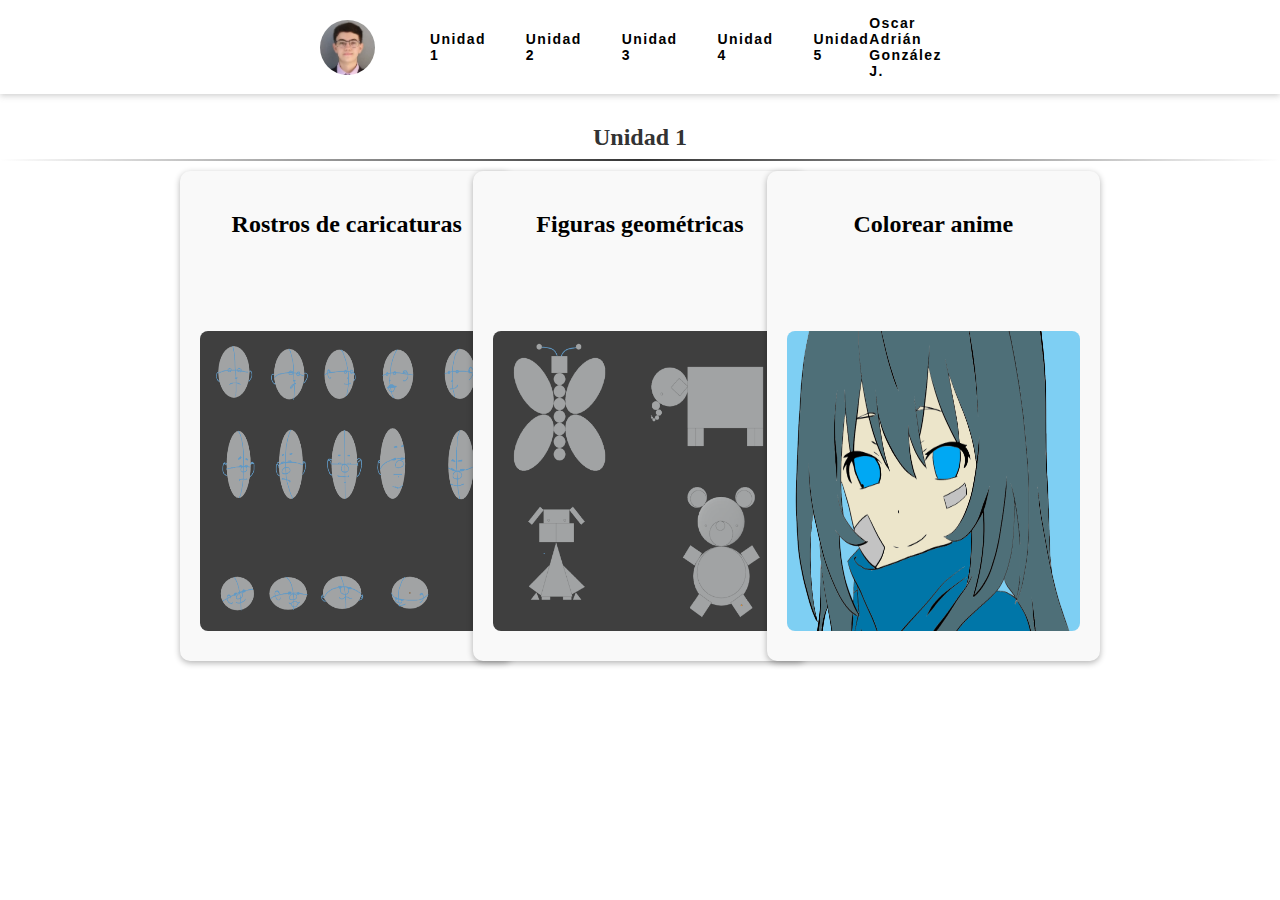
<file: index.html>
<!DOCTYPE html>
<html lang="en">
<head>
    <meta charset="UTF-8">
    <meta name="viewport" content="width=device-width, initial-scale=1.0">
    <title>Portafolio Graficacion</title>
    <link rel="stylesheet" href="style.css">
</head>
<body class="body-tarjetas">
    <header class="encabezado">
        <div class="lado-izquierdo">
            <img src="./assets/YO.jpg" alt="La imagen no carga">

            <nav>
                <a href="#">Unidad 1</a>
                <a href="unidad-2.html">Unidad 2</a>
                <a href="unidad-3.html">Unidad 3</a>
                <a href="unidad-4.html">Unidad 4</a>
                <a href="unidad-5.html">Unidad 5</a>
            </nav>
        </div>
        <span>Oscar Adrián González J.</span>
    </header>

    <main class="main-tarjetas">
        <h1 class="titulo">Unidad 1</h1>
        <section class="boton-tarjetas">
            <div>
                <h2>Rostros de caricaturas</h2>
                <img src="./assets/Practicas/Práctica 3 - Rostros de caricatura.png" alt="La imagen no carga">
            </div>
            <div>
                <h2>Figuras geométricas</h2>
                <img src="./assets/Practicas/Práctica 4 - Figuras geométricas.png" alt="La imagen no carga">
            </div>
            <div>
                <h2>Colorear anime</h2>
                <img src="./assets/Practicas/Practica 5 - Colorear anime.png" alt="La imagen no carga">
            </div>
            
        </section>

        <section>
            </div>
        </section>
    
    </main>
</body>
</html>
</file>
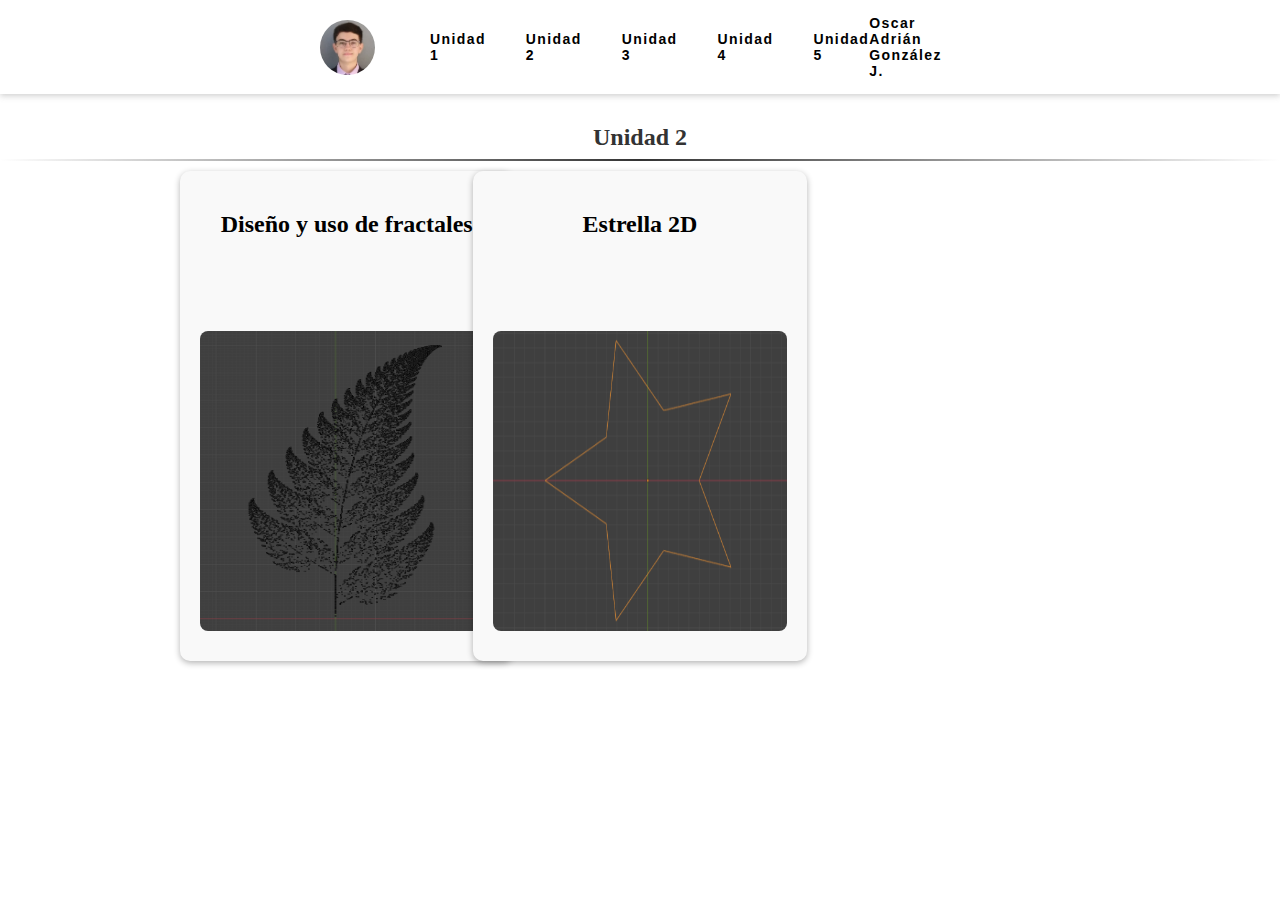
<file: unidad-2.html>
<!DOCTYPE html>
<html lang="en">
<head>
    <meta charset="UTF-8">
    <meta name="viewport" content="width=device-width, initial-scale=1.0">
    <title>Portafolio Graficacion</title>
    <link rel="stylesheet" href="style.css">
</head>
<body class="body-tarjetas">
    <header class="encabezado">
        <div class="lado-izquierdo">
            <img src="./assets/YO.jpg" alt="La imagen no carga">

            <nav>
                <a href="index.html">Unidad 1</a>
                <a href="#">Unidad 2</a>
                <a href="unidad-3.html">Unidad 3</a>
                <a href="unidad-4.html">Unidad 4</a>
                <a href="unidad-5.html">Unidad 5</a>
            </nav>
        </div>
        <span>Oscar Adrián González J.</span>
    </header>

    <main class="main-tarjetas">
        <h1 class="titulo">Unidad 2</h1>
        <section class="boton-tarjetas">
            <div>
                <h2>Diseño y uso de fractales</h2>
                <img src="./assets/Practicas/Práctica - unidad2 Fractal Barnsley fern.png" alt="La imagen no carga">
            </div>
            <div>
                <h2>Estrella 2D</h2>
                <img src="./assets/Practicas/Práctica - unidad2 Estrella.png" alt="La imagen no carga">
            </div>
        </section>

        <section>
            </div>
        </section>
    
    </main>
</body>
</html>
</file>
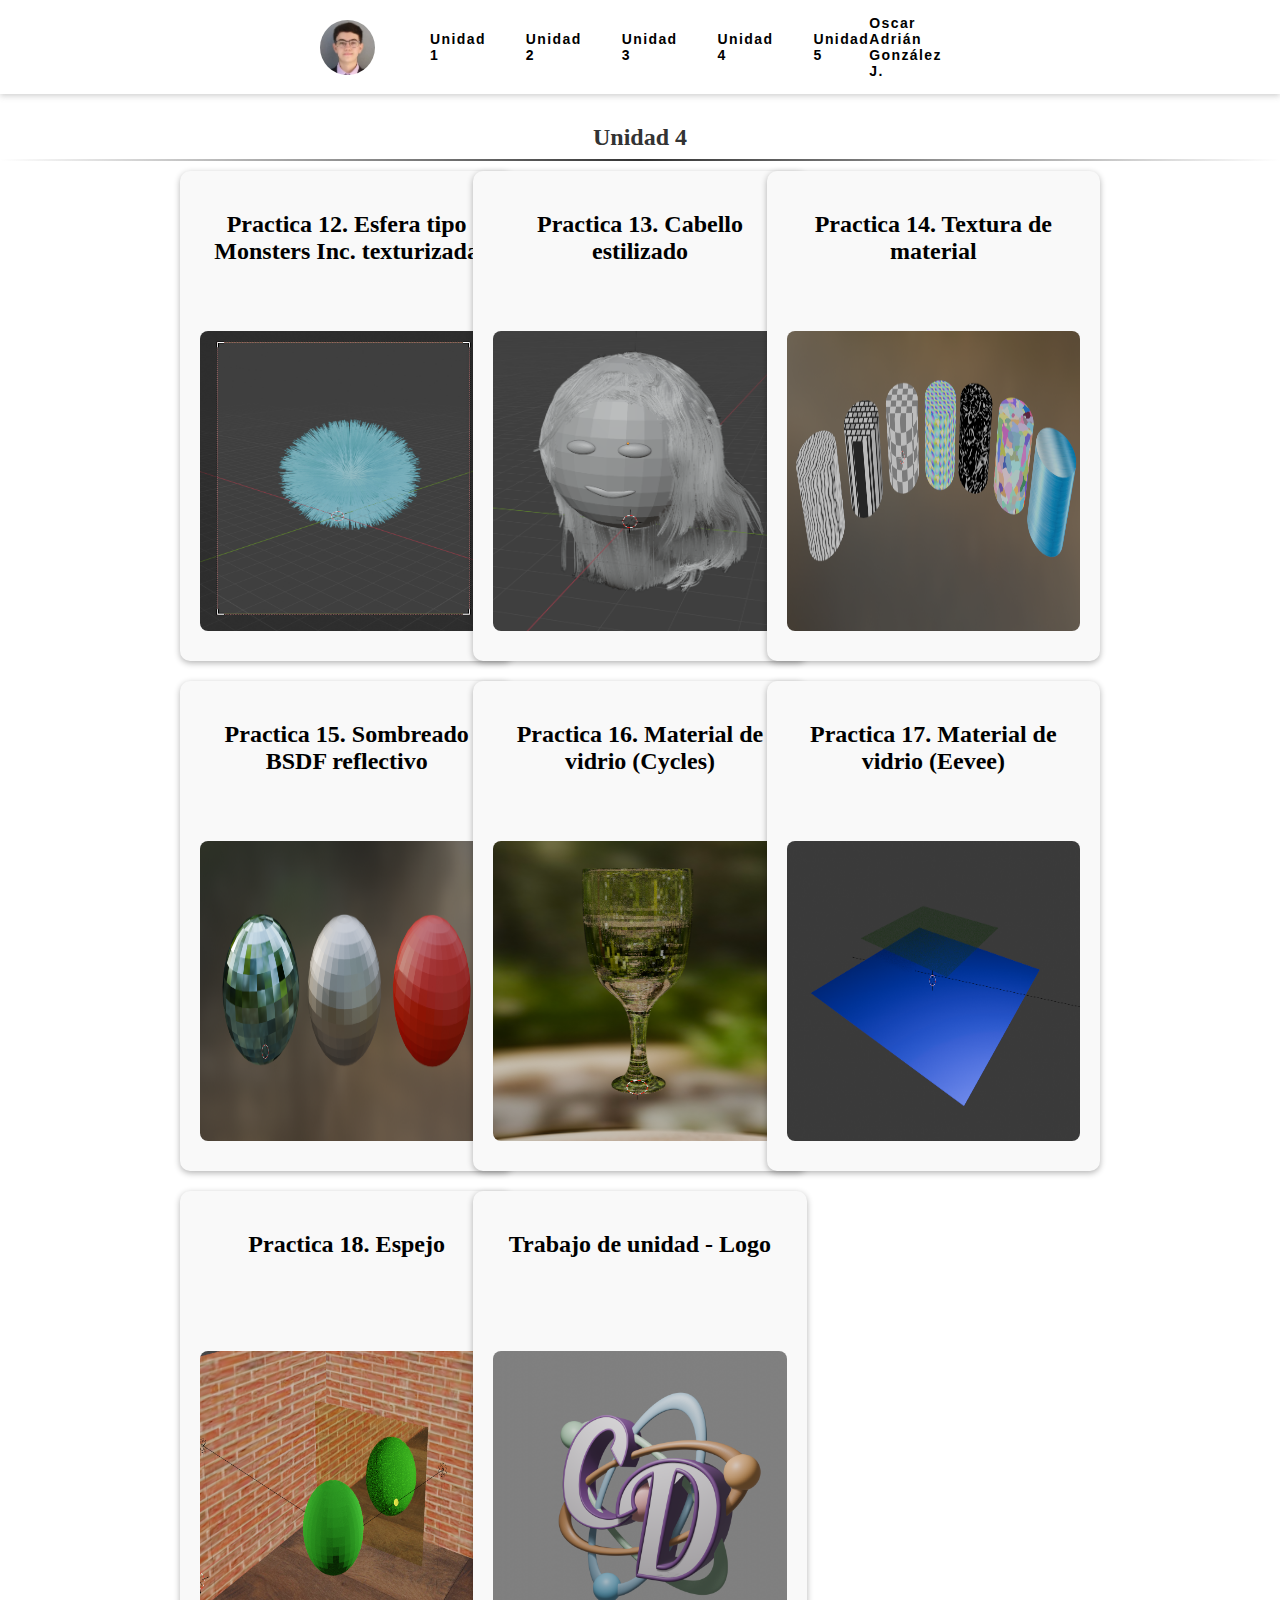
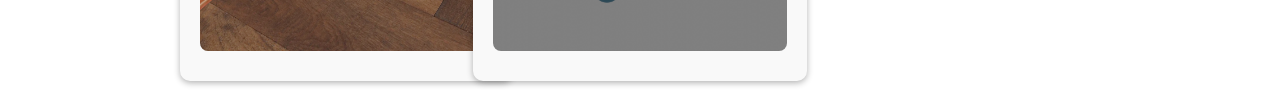
<file: unidad-4.html>
<!DOCTYPE html>
<html lang="en">
<head>
    <meta charset="UTF-8">
    <meta name="viewport" content="width=device-width, initial-scale=1.0">
    <title>Portafolio Graficacion</title>
    <link rel="stylesheet" href="style.css">
</head>
<body class="body-tarjetas">
    <header class="encabezado">
        <div class="lado-izquierdo">
            <img src="./assets/YO.jpg" alt="La imagen no carga">

            <nav>
                <a href="index.html">Unidad 1</a>
                <a href="unidad-2.html">Unidad 2</a>
                <a href="unidad-3.html">Unidad 3</a>
                <a href="#">Unidad 4</a>
                <a href="unidad-5.html">Unidad 5</a>
            </nav>
        </div>
        <span>Oscar Adrián González J.</span>
    </header>

    <main class="main-tarjetas">
        <h1 class="titulo">Unidad 4</h1>
        <section class="boton-tarjetas">
            <div>
                <h2>Practica 12. Esfera tipo Monsters Inc. texturizada</h2>
                <img src="./assets/Practicas/Práctica 12 - Esfera con cabello tipo Monster Inc texturizada.png" alt="La imagen no carga">
            </div>
            <div>
                <h2>Practica 13. Cabello estilizado</h2>
                <img src="./assets/Practicas/Practica 13 - Cabello estilizado parte 1.png" alt="La imagen no carga">
            </div>
            <div>
                <h2>Practica 14. Textura de material</h2>
                <img src="./assets/Practicas/Práctica 14 - Textura de Materiales.png" alt="La imagen no carga">
            </div>
            <div>
                <h2>Practica 15. Sombreado BSDF reflectivo</h2>
                <img src="./assets/Practicas/Practica 15 - Sombreado BSDF reflectivo.png" alt="La imagen no carga">
            </div>
            <div>
                <h2>Practica 16. Material de vidrio (Cycles)</h2>
                <img src="./assets/Practicas/Practica 16 - Material de vidrio y procesamiento Cycles.png" alt="La imagen no carga">
            </div>
            <div>
                <h2>Practica 17. Material de vidrio (Eevee)</h2>
                <img src="./assets/Practicas/Practica 17 - Material de vidrio y procesamiento Eevee - planos.png" alt="La imagen no carga">
            </div>
            <div>
                <h2>Practica 18. Espejo</h2>
                <img src="./assets/Practicas/Practica 18 - Material espejo.png" alt="La imagen no carga">
            </div>
            <div>
                <h2>Trabajo de unidad - Logo</h2>
                <img src="./assets/Practicas/Trabajo de unidad - Diseño de marca y logo.png" alt="La imagen no carga">
            </div>
        </section>

        <section>
            </div>
        </section>
    
    </main>
</body>
</html>
</file>
<file: style.css>
/* -------------------------------------- ENCABEZADO -------------------------------------- */
body{
    margin: 0;
    padding: 0;
}

.encabezado{
    display: flex;
    justify-content: space-between;
    align-items: center;
    padding: 15px 320px;
    box-shadow: 0 2px 6px rgba(101, 99, 99, 0.3);
    font-size: 14px;
    letter-spacing: 1.4px;
    font-family: Arial, Helvetica, sans-serif;
    font-weight: 600;
}

.encabezado .lado-izquierdo{
    display: flex;
    align-items: center;
    gap: 35px;
}

.encabezado img{
    width: 55px;
    border-radius: 50%;
    margin-right: 20px;
}

.encabezado nav{
    display: flex;
    gap: 40px; /* Espacio entre elementos */
}

.encabezado a{
    color: black;
    text-decoration: none;
}


/* -------------------------------------- PROYECTOS -------------------------------------- */
.boton-tarjetas {
    display: grid;
    grid-template-columns: repeat(3, 1fr); /* 3 tarjetas por fila */
    justify-items: center; /* Centrar las tarjetas horizontalmente */
    margin-top: 20px;
    margin-left: 200px;
    margin-right: 200px;
}

.boton-tarjetas div {
    width: 100%; /* Asegura que las tarjetas ocupen el 100% del espacio asignado en la grid */
    max-width: 400px; /* Establece un tamaño máximo consistente para todas las tarjetas */
    min-height: 450px; /* Altura mínima para mantener el tamaño consistente */
    margin: 0;
    padding: 20px;
    background-color: #f9f9f9;
    border-radius: 10px;
    box-shadow: 0 2px 6px rgba(0, 0, 0, 0.3);
    text-align: center;
    display: flex;
    flex-direction: column;
    justify-content: space-between;
    margin-bottom: 20px;
}

.boton-tarjetas div img, .boton-tarjetas div video {
    width:100%;
    max-width: 100%;
    height: 300px;
    border-radius: 8px;
    margin-bottom: 10px;
}

.boton-tarjetas div video {
    object-fit: cover; /* Asegura que el video se ajuste bien dentro del contenedor */
}

.titulo {
    text-align: center;
    font-size: 24px;
    font-weight: bold;
    margin: 30px 0 20px;
    color: #333;
    position: relative; /* Necesario para aplicar el gradiente */
}

.titulo::after {
    content: "";
    position: absolute;
    bottom: -10px; /* Posiciona la línea debajo del título */
    left: 0;
    width: 100%;
    height: 2px;
    background: linear-gradient(to right, rgba(51, 51, 51, 0), rgba(51, 51, 51, 1), rgba(51, 51, 51, 0)); /* Gradiente difuminado */
}
</file>
